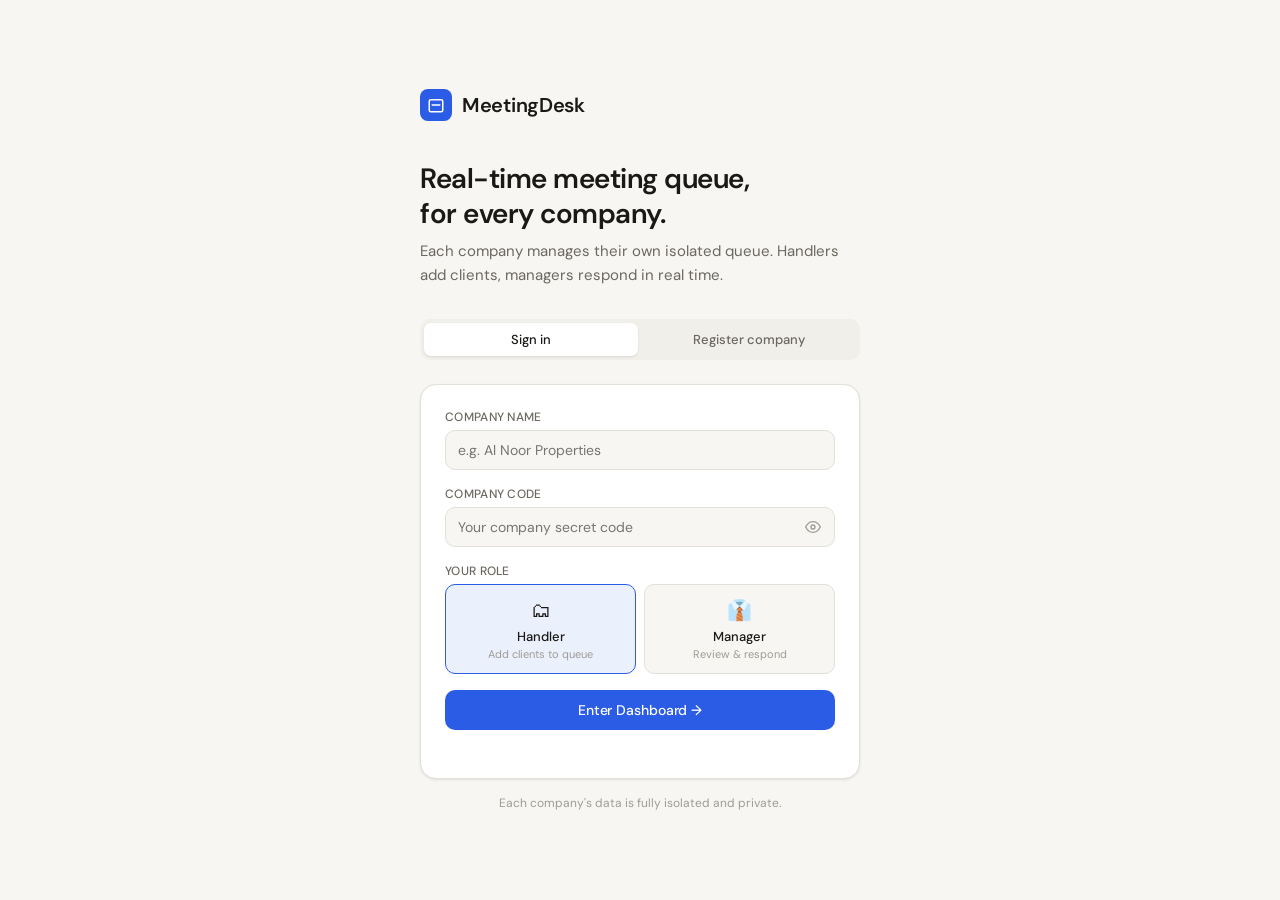
<file: index.html>
<!DOCTYPE html>
<html lang="en">
<head>
  <meta charset="UTF-8">
  <meta name="viewport" content="width=device-width, initial-scale=1.0">
  <link rel="icon" type="image/svg+xml" href="favicon.svg">
  <title>MeetingDesk — Real-time Meeting Queue</title>
  <link rel="preconnect" href="https://fonts.googleapis.com">
  <link rel="preconnect" href="https://fonts.gstatic.com" crossorigin>
  <link href="https://fonts.googleapis.com/css2?family=DM+Sans:wght@300;400;500;600&family=DM+Mono:wght@400;500&display=swap" rel="stylesheet">
  <link rel="stylesheet" href="styles.css">
</head>
<body>

  <!-- ============================================================
       LANDING SCREEN
       ============================================================ -->
  <div class="screen active" id="landing">
    <div style="flex:1; display:flex; align-items:center; justify-content:center; padding:2rem;">
      <div class="landing-wrap">

        <!-- Brand -->
        <div class="brand">
          <div class="brand-dot">
            <svg viewBox="0 0 24 24">
              <path d="M17 11H7a1 1 0 000 2h10a1 1 0 000-2zm2-7H5a3 3 0 00-3
                       3v12a3 3 0 003 3h14a3 3 0 003-3V7a3 3 0 00-3-3zm1 15a1
                       1 0 01-1 1H5a1 1 0 01-1-1V7a1 1 0 011-1h14a1 1 0 011 1z"/>
            </svg>
          </div>
          <span class="brand-name">MeetingDesk</span>
        </div>

        <h1 class="landing-title">Real-time meeting queue,<br>for every company.</h1>
        <p class="landing-sub">
          Each company manages their own isolated queue.
          Handlers add clients, managers respond in real time.
        </p>

        <!-- Tab switcher -->
        <div class="tab-row">
          <button class="tab-btn active" onclick="switchTab('login')">Sign in</button>
          <button class="tab-btn"        onclick="switchTab('register')">Register company</button>
        </div>

        <div class="card">

          <!-- LOGIN PANEL -->
          <div class="tab-panel active" id="panel-login">
            <div class="form-group">
              <label class="form-label" for="login-company">Company name</label>
              <input class="form-input" id="login-company" type="text"
                     placeholder="e.g. Al Noor Properties" autocomplete="organization">
            </div>
            <div class="form-group">
              <label class="form-label" for="login-code">Company code</label>
              <div class="pass-wrap">
                <input class="form-input" id="login-code" type="password"
                       placeholder="Your company secret code" autocomplete="current-password">
                <button type="button" class="eye-btn"
                        onclick="toggleEye('login-code', this)" tabindex="-1"
                        aria-label="Toggle password visibility">
                  <svg viewBox="0 0 24 24" fill="none" stroke="currentColor"
                       stroke-width="2" stroke-linecap="round" stroke-linejoin="round">
                    <path d="M1 12s4-8 11-8 11 8 11 8-4 8-11 8-11-8-11-8z"/>
                    <circle cx="12" cy="12" r="3"/>
                  </svg>
                </button>
              </div>
            </div>
            <div class="form-group">
              <label class="form-label">Your role</label>
              <div class="role-grid">
                <div class="role-card active" id="role-handler" onclick="selectRole('handler')">
                  <div class="role-icon">🗂</div>
                  <div class="role-name">Handler</div>
                  <div class="role-desc">Add clients to queue</div>
                </div>
                <div class="role-card" id="role-manager" onclick="selectRole('manager')">
                  <div class="role-icon">👔</div>
                  <div class="role-name">Manager</div>
                  <div class="role-desc">Review &amp; respond</div>
                </div>
              </div>
            </div>
            <button class="btn-primary" onclick="doLogin()">Enter Dashboard →</button>
            <div class="err-msg" id="login-err" role="alert"></div>
          </div><!-- /panel-login -->

          <!-- REGISTER PANEL -->
          <div class="tab-panel" id="panel-register">
            <div class="form-group">
              <label class="form-label" for="reg-company">Company name</label>
              <input class="form-input" id="reg-company" type="text"
                     placeholder="e.g. Al Noor Properties" autocomplete="organization">
              <div class="form-hint">Must be unique — this is your company identifier.</div>
            </div>
            <div class="form-group">
              <label class="form-label" for="reg-code">Choose a company code</label>
              <div class="pass-wrap">
                <input class="form-input" id="reg-code" type="password"
                       placeholder="Secret code shared with your staff" autocomplete="new-password">
                <button type="button" class="eye-btn"
                        onclick="toggleEye('reg-code', this)" tabindex="-1"
                        aria-label="Toggle password visibility">
                  <svg viewBox="0 0 24 24" fill="none" stroke="currentColor"
                       stroke-width="2" stroke-linecap="round" stroke-linejoin="round">
                    <path d="M1 12s4-8 11-8 11 8 11 8-4 8-11 8-11-8-11-8z"/>
                    <circle cx="12" cy="12" r="3"/>
                  </svg>
                </button>
              </div>
              <div class="form-hint">Share this code only with your handler and manager.</div>
            </div>
            <div class="form-group">
              <label class="form-label" for="reg-code2">Confirm code</label>
              <div class="pass-wrap">
                <input class="form-input" id="reg-code2" type="password"
                       placeholder="Repeat the code" autocomplete="new-password">
                <button type="button" class="eye-btn"
                        onclick="toggleEye('reg-code2', this)" tabindex="-1"
                        aria-label="Toggle password visibility">
                  <svg viewBox="0 0 24 24" fill="none" stroke="currentColor"
                       stroke-width="2" stroke-linecap="round" stroke-linejoin="round">
                    <path d="M1 12s4-8 11-8 11 8 11 8-4 8-11 8-11-8-11-8z"/>
                    <circle cx="12" cy="12" r="3"/>
                  </svg>
                </button>
              </div>
            </div>
            <button class="btn-primary" onclick="doRegister()">Create Company Account →</button>
            <div class="err-msg" id="reg-err" role="alert"></div>
          </div><!-- /panel-register -->

        </div><!-- /card -->

        <p style="text-align:center; font-size:12px; color:var(--text3); margin-top:1rem;">
          Each company's data is fully isolated and private.
        </p>

      </div><!-- /landing-wrap -->
    </div>
  </div><!-- /landing -->


  <!-- ============================================================
       HANDLER DASHBOARD
       ============================================================ -->
  <div class="screen" id="handler-screen">
    <header class="topbar">
      <div class="topbar-left">
        <span class="topbar-brand">MeetingDesk</span>
        <span class="live-badge">
          <span class="live-dot"></span>Live
        </span>
      </div>
      <div class="topbar-right">
        <span class="company-pill">
          <span style="opacity:.6; font-weight:400;">Company:</span>
          <span id="h-company-name"></span>
        </span>
        <span class="role-pill handler">Handler</span>
        <button class="btn-logout" onclick="logout()">Logout</button>
      </div>
    </header>

    <main class="dash-content">
      <!-- Add client form -->
      <section class="add-form-card" aria-label="Add client to queue">
        <div class="card-title">Add client to queue</div>
        <div class="add-row">
          <div class="inline-field">
            <label class="inline-label" for="h-name">Client name</label>
            <input class="inline-input" id="h-name" type="text"
                   placeholder="e.g. Mohamed Fouad" autocomplete="off">
          </div>
          <div class="inline-field">
            <label class="inline-label" for="h-job">Job / unit</label>
            <input class="inline-input" id="h-job" type="text"
                   placeholder="e.g. Property Client — Block A" autocomplete="off">
          </div>
          <button class="btn-add" onclick="addClient()">+ Add</button>
        </div>
      </section>

      <!-- Queue -->
      <section class="queue-card" aria-label="Queue status">
        <div class="queue-header">
          <span class="queue-title">Queue status</span>
          <span class="count-badge" id="h-count">0</span>
        </div>
        <div class="queue-list" id="h-queue"></div>
      </section>
    </main>
  </div><!-- /handler-screen -->


  <!-- ============================================================
       MANAGER DASHBOARD
       ============================================================ -->
  <div class="screen" id="manager-screen">
    <header class="topbar">
      <div class="topbar-left">
        <span class="topbar-brand">MeetingDesk</span>
        <span class="live-badge">
          <span class="live-dot"></span>Live
        </span>
      </div>
      <div class="topbar-right">
        <span class="company-pill">
          <span style="opacity:.6; font-weight:400;">Company:</span>
          <span id="m-company-name"></span>
        </span>
        <span class="role-pill manager">Manager</span>
        <button class="btn-logout" onclick="logout()">Logout</button>
      </div>
    </header>

    <main class="dash-content">
      <section class="queue-card" aria-label="Awaiting meeting list">
        <div class="queue-header">
          <span class="queue-title">Awaiting Meeting List</span>
          <span class="count-badge" id="m-count">0</span>
        </div>
        <div class="queue-list" id="m-queue"></div>
      </section>
    </main>
  </div><!-- /manager-screen -->


  <!-- TOAST -->
  <div class="toast" id="toast" role="status" aria-live="polite"></div>

  <script src="app.js"></script>
</body>
</html>
</file>
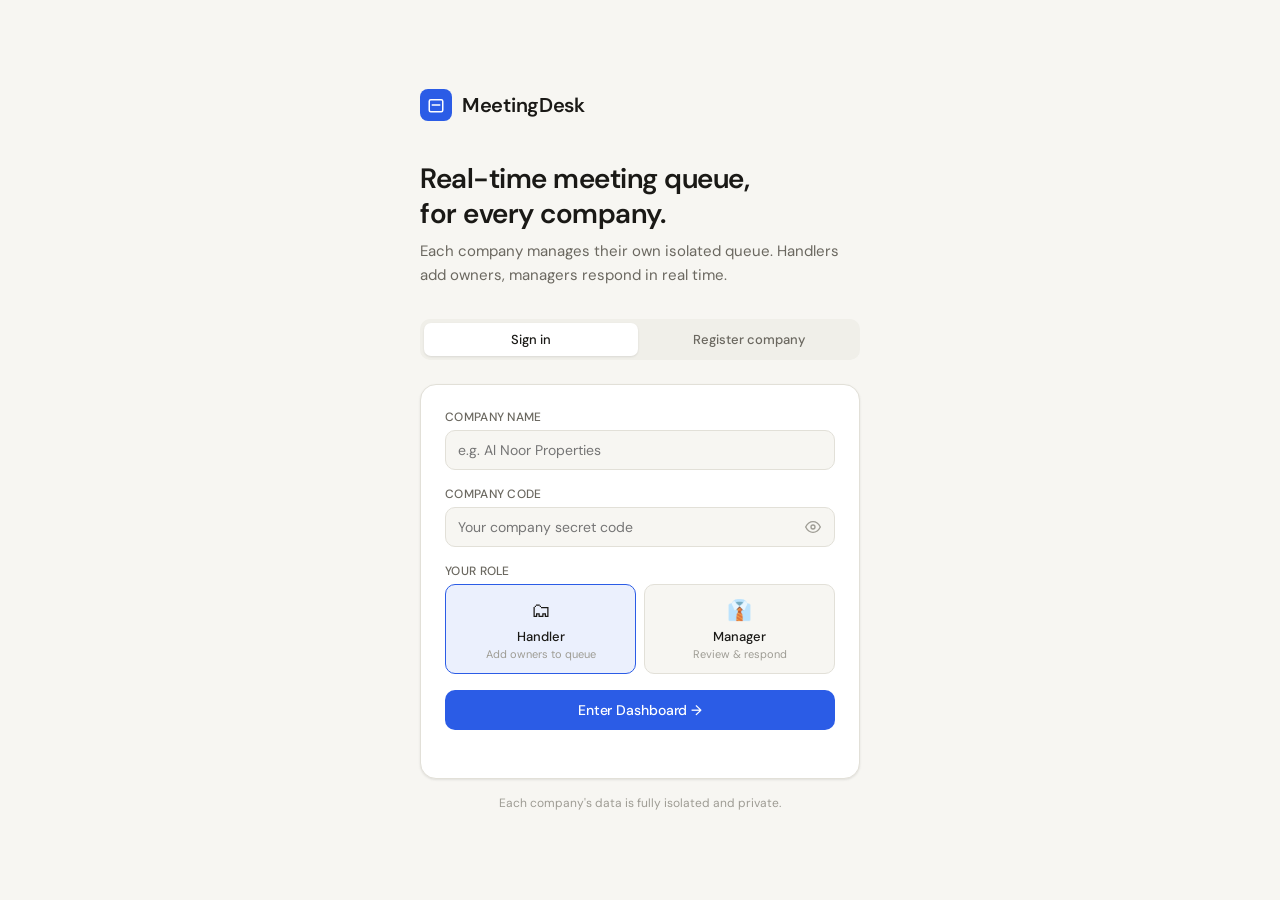
<file: meetingdesk-preview.html>
<!DOCTYPE html>
<html lang="en">
<head>
  <meta charset="UTF-8">
  <meta name="viewport" content="width=device-width, initial-scale=1.0">
  <link rel="icon" type="image/svg+xml" href="[data-uri]">
  <title>MeetingDesk — Real-time Meeting Queue</title>
  <link rel="preconnect" href="https://fonts.googleapis.com">
  <link rel="preconnect" href="https://fonts.gstatic.com" crossorigin>
  <link href="https://fonts.googleapis.com/css2?family=DM+Sans:wght@300;400;500;600&family=DM+Mono:wght@400;500&display=swap" rel="stylesheet">
  <style>
/* ============================================================
   MeetingDesk — styles.css
   Compiled from styles.scss
   ============================================================ */

/* ---- CSS CUSTOM PROPERTIES (mirrors SCSS $vars) ---------- */
:root {
  --bg:           #F7F6F2;
  --surface:      #FFFFFF;
  --surface2:     #F0EFE9;
  --border:       #E2E0D8;
  --border2:      #CCCAB8;
  --text:         #1A1916;
  --text2:        #6B6860;
  --text3:        #9E9C94;
  --blue:         #2B5CE6;
  --blue-light:   #EBF0FD;
  --blue-dark:    #1A3FA3;
  --green:        #1A7A4A;
  --green-light:  #E8F5EE;
  --green-mid:    #A8D9BC;
  --amber:        #B85C00;
  --amber-light:  #FEF3E2;
  --amber-mid:    #F5C97A;
  --red:          #C42B2B;
  --red-light:    #FDECEC;
  --red-mid:      #F0A5A5;
  --radius:       10px;
  --radius-lg:    16px;
  --shadow:       0 1px 3px rgba(0,0,0,.06), 0 1px 2px rgba(0,0,0,.04);
  --shadow-lg:    0 4px 16px rgba(0,0,0,.08), 0 1px 4px rgba(0,0,0,.04);
  --font-sans:    'DM Sans', sans-serif;
  --font-mono:    'DM Mono', monospace;
}

/* ---- ANIMATIONS ------------------------------------------ */
@keyframes pulse {
  0%, 100% { opacity: 1; }
  50%       { opacity: 0.3; }
}

@keyframes slideIn {
  from { opacity: 0; transform: translateY(-6px); }
  to   { opacity: 1; transform: translateY(0); }
}

@keyframes slideOut {
  from { opacity: 1; transform: translateX(0);    max-height: 80px; }
  to   { opacity: 0; transform: translateX(12px); max-height: 0; padding: 0; margin: 0; }
}

@keyframes shake {
  0%, 100% { transform: translateX(0); }
  25%       { transform: translateX(-4px); }
  75%       { transform: translateX(4px); }
}

/* ---- BASE ------------------------------------------------ */
*,
*::before,
*::after { box-sizing: border-box; margin: 0; padding: 0; }

body {
  font-family: var(--font-sans);
  background: var(--bg);
  color: var(--text);
  min-height: 100vh;
}

input,
button,
select { font-family: var(--font-sans); }

/* ---- SCREENS --------------------------------------------- */
.screen {
  display: none;
  min-height: 100vh;
}
.screen.active {
  display: flex;
  flex-direction: column;
}

/* ---- LANDING --------------------------------------------- */
#landing {
  align-items: center;
  justify-content: center;
  padding: 2rem;
}

.landing-wrap {
  width: 100%;
  max-width: 440px;
}

.landing-title {
  font-size: 28px;
  font-weight: 600;
  letter-spacing: -0.5px;
  line-height: 1.25;
  margin-bottom: 0.5rem;
}

.landing-sub {
  font-size: 15px;
  color: var(--text2);
  margin-bottom: 2rem;
  line-height: 1.6;
}

/* ---- BRAND ----------------------------------------------- */
.brand {
  display: flex;
  align-items: center;
  gap: 10px;
  margin-bottom: 2.5rem;
}

.brand-dot {
  width: 32px;
  height: 32px;
  border-radius: 8px;
  background: var(--blue);
  display: flex;
  align-items: center;
  justify-content: center;
}
.brand-dot svg { width: 18px; height: 18px; fill: white; }

.brand-name {
  font-size: 20px;
  font-weight: 600;
  letter-spacing: -0.3px;
}

/* ---- TAB ROW --------------------------------------------- */
.tab-row {
  display: flex;
  align-items: center;
  gap: 4px;
  background: var(--surface2);
  border-radius: var(--radius);
  padding: 4px;
  margin-bottom: 1.5rem;
}

.tab-btn {
  flex: 1;
  padding: 8px;
  font-size: 13px;
  font-weight: 500;
  border: none;
  border-radius: 7px;
  cursor: pointer;
  background: transparent;
  color: var(--text2);
  transition: all 0.15s;
}
.tab-btn.active {
  background: var(--surface);
  color: var(--text);
  box-shadow: var(--shadow);
}

/* ---- CARD ------------------------------------------------ */
.card {
  background: var(--surface);
  border: 1px solid var(--border);
  border-radius: var(--radius-lg);
  padding: 1.5rem;
  box-shadow: var(--shadow);
}

/* ---- FORM ------------------------------------------------ */
.form-group { margin-bottom: 1rem; }

.form-label {
  font-size: 12px;
  font-weight: 500;
  color: var(--text2);
  margin-bottom: 5px;
  display: block;
  letter-spacing: 0.3px;
  text-transform: uppercase;
}

.form-input {
  width: 100%;
  padding: 10px 12px;
  border: 1px solid var(--border);
  border-radius: var(--radius);
  font-size: 14px;
  background: var(--bg);
  color: var(--text);
  outline: none;
  transition: border-color 0.15s;
}
.form-input:focus { border-color: var(--blue); background: white; }
.form-input.error { border-color: var(--red); }

.form-hint {
  font-size: 12px;
  color: var(--text3);
  margin-top: 5px;
}

/* ---- ROLE GRID ------------------------------------------- */
.role-grid {
  display: grid;
  grid-template-columns: 1fr 1fr;
  gap: 8px;
  margin-bottom: 1rem;
}

.role-card {
  border: 1.5px solid var(--border);
  border-radius: var(--radius);
  padding: 12px;
  cursor: pointer;
  transition: all 0.15s;
  text-align: center;
  background: var(--bg);
}
.role-card:hover  { border-color: var(--border2); }
.role-card.active { border-color: var(--blue); background: var(--blue-light); }

.role-icon { font-size: 20px; margin-bottom: 5px; }
.role-name { font-size: 13px; font-weight: 500; }
.role-desc { font-size: 11px; color: var(--text3); margin-top: 2px; }

/* ---- BUTTONS --------------------------------------------- */
.btn-primary {
  width: 100%;
  padding: 11px;
  background: var(--blue);
  color: white;
  border: none;
  border-radius: var(--radius);
  font-size: 14px;
  font-weight: 500;
  cursor: pointer;
  transition: background 0.15s;
  letter-spacing: -0.1px;
}
.btn-primary:hover { background: var(--blue-dark); }

.divider {
  text-align: center;
  color: var(--text3);
  font-size: 12px;
  margin: 1.25rem 0;
  position: relative;
}
.divider::before,
.divider::after {
  content: '';
  position: absolute;
  top: 50%;
  width: 42%;
  height: 1px;
  background: var(--border);
}
.divider::before { left: 0; }
.divider::after  { right: 0; }

.err-msg {
  font-size: 12px;
  color: var(--red);
  margin-top: 8px;
  text-align: center;
  min-height: 16px;
}

/* ---- TAB PANEL ------------------------------------------- */
.tab-panel         { display: none; }
.tab-panel.active  { display: block; }

/* ---- PASSWORD EYE ---------------------------------------- */
.pass-wrap          { position: relative; }
.pass-wrap .form-input { padding-right: 40px; }

.eye-btn {
  position: absolute;
  right: 10px;
  top: 50%;
  transform: translateY(-50%);
  background: none;
  border: none;
  cursor: pointer;
  color: var(--text3);
  padding: 4px;
  display: flex;
  align-items: center;
  transition: color 0.15s;
}
.eye-btn:hover { color: var(--text2); }
.eye-btn svg   { width: 16px; height: 16px; }

/* ---- TOPBAR ---------------------------------------------- */
.topbar {
  background: var(--surface);
  border-bottom: 1px solid var(--border);
  padding: 0 1.25rem;
  height: 54px;
  display: flex;
  align-items: center;
  justify-content: space-between;
  flex-shrink: 0;
}

.topbar-left {
  display: flex;
  align-items: center;
  gap: 10px;
}

.topbar-brand {
  font-size: 15px;
  font-weight: 600;
  letter-spacing: -0.3px;
}

.topbar-right {
  display: flex;
  align-items: center;
  gap: 10px;
}

.live-badge {
  display: flex;
  align-items: center;
  gap: 5px;
  font-size: 11px;
  color: var(--green);
  font-weight: 500;
  background: var(--green-light);
  padding: 3px 8px;
  border-radius: 20px;
}

.live-dot {
  width: 6px;
  height: 6px;
  border-radius: 50%;
  background: var(--green);
  animation: pulse 1.5s infinite;
}

.company-pill {
  background: var(--blue-light);
  color: var(--blue);
  padding: 4px 10px;
  border-radius: 20px;
  font-size: 12px;
  font-weight: 500;
}

.role-pill {
  padding: 4px 10px;
  border-radius: 20px;
  font-size: 12px;
  font-weight: 500;
}
.role-pill.handler { background: #F3F0FF; color: #5B3FD4; }
.role-pill.manager { background: var(--green-light); color: var(--green); }

.btn-logout {
  font-size: 13px;
  color: var(--text2);
  cursor: pointer;
  border: 1px solid var(--border);
  border-radius: var(--radius);
  padding: 5px 12px;
  background: none;
  transition: all 0.15s;
}
.btn-logout:hover { background: var(--surface2); }

/* ---- DASHBOARD CONTENT ----------------------------------- */
.dash-content {
  flex: 1;
  padding: 1.5rem;
  max-width: 800px;
  margin: 0 auto;
  width: 100%;
  display: flex;
  flex-direction: column;
  gap: 1rem;
}

/* ---- ADD FORM CARD --------------------------------------- */
.add-form-card {
  background: var(--surface);
  border: 1px solid var(--border);
  border-radius: var(--radius-lg);
  padding: 1.25rem;
  box-shadow: var(--shadow);
}

.card-title {
  font-size: 13px;
  font-weight: 600;
  color: var(--text2);
  text-transform: uppercase;
  letter-spacing: 0.5px;
  margin-bottom: 1rem;
}

.add-row {
  display: grid;
  grid-template-columns: 1fr 1fr auto;
  gap: 10px;
  align-items: end;
}

.inline-field {
  display: flex;
  flex-direction: column;
  gap: 4px;
}

.inline-label {
  font-size: 11px;
  font-weight: 500;
  color: var(--text3);
  text-transform: uppercase;
  letter-spacing: 0.3px;
}

.inline-input {
  padding: 9px 11px;
  border: 1px solid var(--border);
  border-radius: var(--radius);
  font-size: 13px;
  background: var(--bg);
  color: var(--text);
  outline: none;
  transition: border-color 0.15s;
}
.inline-input:focus { border-color: var(--blue); background: white; }
.inline-input.error { border-color: var(--red); animation: shake 0.3s; }

.btn-add {
  padding: 9px 18px;
  background: var(--blue);
  color: white;
  border: none;
  border-radius: var(--radius);
  font-size: 13px;
  font-weight: 500;
  cursor: pointer;
  white-space: nowrap;
  transition: background 0.15s;
  height: 38px;
}
.btn-add:hover { background: var(--blue-dark); }

/* ---- QUEUE CARD ------------------------------------------ */
.queue-card {
  background: var(--surface);
  border: 1px solid var(--border);
  border-radius: var(--radius-lg);
  padding: 1.25rem;
  box-shadow: var(--shadow);
  flex: 1;
}

.queue-header {
  display: flex;
  align-items: center;
  justify-content: space-between;
  margin-bottom: 1rem;
}

.queue-title {
  font-size: 15px;
  font-weight: 600;
  letter-spacing: -0.2px;
}

.count-badge {
  font-size: 11px;
  font-weight: 600;
  background: var(--surface2);
  color: var(--text2);
  border: 1px solid var(--border);
  border-radius: 20px;
  padding: 2px 9px;
}

.queue-list {
  display: flex;
  flex-direction: column;
  gap: 8px;
}

.empty {
  text-align: center;
  padding: 3rem 1rem;
  color: var(--text3);
  font-size: 14px;
}
.empty-icon { font-size: 32px; margin-bottom: 0.5rem; opacity: 0.4; }

/* ---- CLIENT CARD ----------------------------------------- */
.client-card {
  border-radius: var(--radius);
  padding: 12px 14px;
  border: 1px solid var(--border);
  display: flex;
  align-items: center;
  gap: 12px;
  transition: background 0.35s ease, border-color 0.35s ease;
  animation: slideIn 0.25s ease;
}

.client-card.pending   { background: var(--surface2);    border-color: var(--border); }
.client-card.accepted  { background: var(--green-light); border-color: var(--green-mid); }
.client-card.waiting   { background: var(--amber-light); border-color: var(--amber-mid); }
.client-card.cancelled { background: var(--red-light);   border-color: var(--red-mid); }
.client-card.removing  { animation: slideOut 0.25s ease forwards; overflow: hidden; }

.avatar {
  width: 38px;
  height: 38px;
  border-radius: 50%;
  display: flex;
  align-items: center;
  justify-content: center;
  font-size: 12px;
  font-weight: 600;
  flex-shrink: 0;
  font-family: var(--font-mono);
}

.client-info { flex: 1; min-width: 0; }

.client-name {
  font-size: 14px;
  font-weight: 500;
  color: var(--text);
  white-space: nowrap;
  overflow: hidden;
  text-overflow: ellipsis;
}

.client-job {
  font-size: 12px;
  color: var(--text2);
  margin-top: 1px;
  white-space: nowrap;
  overflow: hidden;
  text-overflow: ellipsis;
}

.client-time {
  display: inline-flex;
  align-items: center;
  gap: 4px;
  margin-top: 4px;
  font-size: 11px;
  font-weight: 500;
  color: var(--text2);
  font-family: var(--font-mono);
  background: var(--surface);
  border: 1px solid var(--border);
  border-radius: 20px;
  padding: 1px 7px;
  width: fit-content;
}
.client-time svg { width: 10px; height: 10px; flex-shrink: 0; }

/* ---- STATUS TAG ------------------------------------------ */
.status-tag {
  font-size: 11px;
  font-weight: 600;
  padding: 3px 9px;
  border-radius: 20px;
  white-space: nowrap;
  letter-spacing: 0.2px;
}
.status-tag.pending   { background: var(--surface);      color: var(--text2);  border: 1px solid var(--border); }
.status-tag.accepted  { background: var(--green-light);  color: var(--green);  border: 1px solid var(--green-mid); }
.status-tag.waiting   { background: var(--amber-light);  color: var(--amber);  border: 1px solid var(--amber-mid); }
.status-tag.cancelled { background: var(--red-light);    color: var(--red);    border: 1px solid var(--red-mid); }

/* ---- ACTION BUTTONS -------------------------------------- */
.action-group {
  display: flex;
  align-items: center;
  gap: 5px;
  flex-shrink: 0;
}

.act-btn {
  padding: 5px 10px;
  border-radius: 7px;
  font-size: 11px;
  font-weight: 600;
  cursor: pointer;
  border: 1px solid;
  transition: all 0.12s;
  letter-spacing: 0.2px;
}

.act-btn.acc { border-color: var(--green-mid); color: var(--green); background: var(--green-light); }
.act-btn.acc:hover { background: var(--green-mid); }

.act-btn.wai { border-color: var(--amber-mid); color: var(--amber); background: var(--amber-light); }
.act-btn.wai:hover { background: var(--amber-mid); }

.act-btn.can { border-color: var(--red-mid); color: var(--red); background: var(--red-light); }
.act-btn.can:hover { background: var(--red-mid); }

.act-btn.rem {
  border-color: var(--border2);
  color: var(--text2);
  background: var(--surface);
  margin-left: 4px;
}
.act-btn.rem:hover { background: var(--red-light); border-color: var(--red-mid); color: var(--red); }
.act-btn.rem svg   { width: 13px; height: 13px; vertical-align: middle; pointer-events: none; }

/* ---- TOAST ----------------------------------------------- */
.toast {
  position: fixed;
  bottom: 1.5rem;
  right: 1.5rem;
  background: var(--text);
  color: white;
  padding: 10px 16px;
  border-radius: var(--radius);
  font-size: 13px;
  font-weight: 500;
  box-shadow: var(--shadow-lg);
  z-index: 999;
  opacity: 0;
  transform: translateY(8px);
  transition: all 0.25s;
  pointer-events: none;
}
.toast.show { opacity: 1; transform: translateY(0); }

/* ---- RESPONSIVE ------------------------------------------ */
@media (max-width: 520px) {
  .add-row                    { grid-template-columns: 1fr; }
  .topbar-right .company-pill { display: none; }
  .action-group               { flex-direction: column; }
}

  </style>
</head>
<body>

  <!-- ============================================================
       LANDING SCREEN
       ============================================================ -->
  <div class="screen active" id="landing">
    <div style="flex:1; display:flex; align-items:center; justify-content:center; padding:2rem;">
      <div class="landing-wrap">

        <!-- Brand -->
        <div class="brand">
          <div class="brand-dot">
            <svg viewBox="0 0 24 24">
              <path d="M17 11H7a1 1 0 000 2h10a1 1 0 000-2zm2-7H5a3 3 0 00-3
                       3v12a3 3 0 003 3h14a3 3 0 003-3V7a3 3 0 00-3-3zm1 15a1
                       1 0 01-1 1H5a1 1 0 01-1-1V7a1 1 0 011-1h14a1 1 0 011 1z"/>
            </svg>
          </div>
          <span class="brand-name">MeetingDesk</span>
        </div>

        <h1 class="landing-title">Real-time meeting queue,<br>for every company.</h1>
        <p class="landing-sub">
          Each company manages their own isolated queue.
          Handlers add owners, managers respond in real time.
        </p>

        <!-- Tab switcher -->
        <div class="tab-row">
          <button class="tab-btn active" onclick="switchTab('login')">Sign in</button>
          <button class="tab-btn"        onclick="switchTab('register')">Register company</button>
        </div>

        <div class="card">

          <!-- LOGIN PANEL -->
          <div class="tab-panel active" id="panel-login">
            <div class="form-group">
              <label class="form-label" for="login-company">Company name</label>
              <input class="form-input" id="login-company" type="text"
                     placeholder="e.g. Al Noor Properties" autocomplete="organization">
            </div>
            <div class="form-group">
              <label class="form-label" for="login-code">Company code</label>
              <div class="pass-wrap">
                <input class="form-input" id="login-code" type="password"
                       placeholder="Your company secret code" autocomplete="current-password">
                <button type="button" class="eye-btn"
                        onclick="toggleEye('login-code', this)" tabindex="-1"
                        aria-label="Toggle password visibility">
                  <svg viewBox="0 0 24 24" fill="none" stroke="currentColor"
                       stroke-width="2" stroke-linecap="round" stroke-linejoin="round">
                    <path d="M1 12s4-8 11-8 11 8 11 8-4 8-11 8-11-8-11-8z"/>
                    <circle cx="12" cy="12" r="3"/>
                  </svg>
                </button>
              </div>
            </div>
            <div class="form-group">
              <label class="form-label">Your role</label>
              <div class="role-grid">
                <div class="role-card active" id="role-handler" onclick="selectRole('handler')">
                  <div class="role-icon">🗂</div>
                  <div class="role-name">Handler</div>
                  <div class="role-desc">Add owners to queue</div>
                </div>
                <div class="role-card" id="role-manager" onclick="selectRole('manager')">
                  <div class="role-icon">👔</div>
                  <div class="role-name">Manager</div>
                  <div class="role-desc">Review &amp; respond</div>
                </div>
              </div>
            </div>
            <button class="btn-primary" onclick="doLogin()">Enter Dashboard →</button>
            <div class="err-msg" id="login-err" role="alert"></div>
          </div><!-- /panel-login -->

          <!-- REGISTER PANEL -->
          <div class="tab-panel" id="panel-register">
            <div class="form-group">
              <label class="form-label" for="reg-company">Company name</label>
              <input class="form-input" id="reg-company" type="text"
                     placeholder="e.g. Al Noor Properties" autocomplete="organization">
              <div class="form-hint">Must be unique — this is your company identifier.</div>
            </div>
            <div class="form-group">
              <label class="form-label" for="reg-code">Choose a company code</label>
              <div class="pass-wrap">
                <input class="form-input" id="reg-code" type="password"
                       placeholder="Secret code shared with your staff" autocomplete="new-password">
                <button type="button" class="eye-btn"
                        onclick="toggleEye('reg-code', this)" tabindex="-1"
                        aria-label="Toggle password visibility">
                  <svg viewBox="0 0 24 24" fill="none" stroke="currentColor"
                       stroke-width="2" stroke-linecap="round" stroke-linejoin="round">
                    <path d="M1 12s4-8 11-8 11 8 11 8-4 8-11 8-11-8-11-8z"/>
                    <circle cx="12" cy="12" r="3"/>
                  </svg>
                </button>
              </div>
              <div class="form-hint">Share this code only with your handler and manager.</div>
            </div>
            <div class="form-group">
              <label class="form-label" for="reg-code2">Confirm code</label>
              <div class="pass-wrap">
                <input class="form-input" id="reg-code2" type="password"
                       placeholder="Repeat the code" autocomplete="new-password">
                <button type="button" class="eye-btn"
                        onclick="toggleEye('reg-code2', this)" tabindex="-1"
                        aria-label="Toggle password visibility">
                  <svg viewBox="0 0 24 24" fill="none" stroke="currentColor"
                       stroke-width="2" stroke-linecap="round" stroke-linejoin="round">
                    <path d="M1 12s4-8 11-8 11 8 11 8-4 8-11 8-11-8-11-8z"/>
                    <circle cx="12" cy="12" r="3"/>
                  </svg>
                </button>
              </div>
            </div>
            <button class="btn-primary" onclick="doRegister()">Create Company Account →</button>
            <div class="err-msg" id="reg-err" role="alert"></div>
          </div><!-- /panel-register -->

        </div><!-- /card -->

        <p style="text-align:center; font-size:12px; color:var(--text3); margin-top:1rem;">
          Each company's data is fully isolated and private.
        </p>

      </div><!-- /landing-wrap -->
    </div>
  </div><!-- /landing -->


  <!-- ============================================================
       HANDLER DASHBOARD
       ============================================================ -->
  <div class="screen" id="handler-screen">
    <header class="topbar">
      <div class="topbar-left">
        <span class="topbar-brand">MeetingDesk</span>
        <span class="live-badge">
          <span class="live-dot"></span>Live
        </span>
      </div>
      <div class="topbar-right">
        <span class="company-pill">
          <span style="opacity:.6; font-weight:400;">Company:</span>
          <span id="h-company-name"></span>
        </span>
        <span class="role-pill handler">Handler</span>
        <button class="btn-logout" onclick="logout()">Logout</button>
      </div>
    </header>

    <main class="dash-content">
      <!-- Add client form -->
      <section class="add-form-card" aria-label="Add client to queue">
        <div class="card-title">Add client to queue</div>
        <div class="add-row">
          <div class="inline-field">
            <label class="inline-label" for="h-name">Client name</label>
            <input class="inline-input" id="h-name" type="text"
                   placeholder="e.g. Mohamed Fouad" autocomplete="off">
          </div>
          <div class="inline-field">
            <label class="inline-label" for="h-job">Job / unit</label>
            <input class="inline-input" id="h-job" type="text"
                   placeholder="e.g. Property Client — Block A" autocomplete="off">
          </div>
          <button class="btn-add" onclick="addClient()">+ Add</button>
        </div>
      </section>

      <!-- Queue -->
      <section class="queue-card" aria-label="Queue status">
        <div class="queue-header">
          <span class="queue-title">Queue status</span>
          <span class="count-badge" id="h-count">0</span>
        </div>
        <div class="queue-list" id="h-queue"></div>
      </section>
    </main>
  </div><!-- /handler-screen -->


  <!-- ============================================================
       MANAGER DASHBOARD
       ============================================================ -->
  <div class="screen" id="manager-screen">
    <header class="topbar">
      <div class="topbar-left">
        <span class="topbar-brand">MeetingDesk</span>
        <span class="live-badge">
          <span class="live-dot"></span>Live
        </span>
      </div>
      <div class="topbar-right">
        <span class="company-pill">
          <span style="opacity:.6; font-weight:400;">Company:</span>
          <span id="m-company-name"></span>
        </span>
        <span class="role-pill manager">Manager</span>
        <button class="btn-logout" onclick="logout()">Logout</button>
      </div>
    </header>

    <main class="dash-content">
      <section class="queue-card" aria-label="Awaiting meeting list">
        <div class="queue-header">
          <span class="queue-title">Awaiting Meeting List</span>
          <span class="count-badge" id="m-count">0</span>
        </div>
        <div class="queue-list" id="m-queue"></div>
      </section>
    </main>
  </div><!-- /manager-screen -->


  <!-- TOAST -->
  <div class="toast" id="toast" role="status" aria-live="polite"></div>

  <script>
// ============================================================
// MeetingDesk — app.js
// ============================================================

// ===================== STATE =====================
const DB_KEY    = 'meetingdesk_tenants';
const OWNERS_KEY = 'meetingdesk_owners';
let session = null; // { tenantId, companyName, role }

const AVATAR_PALETTES = [
  ['#EBF0FD', '#1A3FA3'],
  ['#E8F5EE', '#1A7A4A'],
  ['#FEF3E2', '#B85C00'],
  ['#F3F0FF', '#5B3FD4'],
  ['#FDEEF5', '#A0346B'],
  ['#E8F5FF', '#1A5FA3'],
];

// ===================== PASSWORD EYE TOGGLE =====================
function toggleEye(inputId, btn) {
  const inp  = document.getElementById(inputId);
  const show = inp.type === 'password';
  inp.type   = show ? 'text' : 'password';
  btn.innerHTML = show
    ? `<svg viewBox="0 0 24 24" fill="none" stroke="currentColor" stroke-width="2"
         stroke-linecap="round" stroke-linejoin="round">
         <path d="M17.94 17.94A10.07 10.07 0 0112 20c-7 0-11-8-11-8
                  a18.45 18.45 0 015.06-5.94"/>
         <path d="M9.9 4.24A9.12 9.12 0 0112 4c7 0 11 8 11 8
                  a18.5 18.5 0 01-2.16 3.19"/>
         <line x1="1" y1="1" x2="23" y2="23"/>
       </svg>`
    : `<svg viewBox="0 0 24 24" fill="none" stroke="currentColor" stroke-width="2"
         stroke-linecap="round" stroke-linejoin="round">
         <path d="M1 12s4-8 11-8 11 8 11 8-4 8-11 8-11-8-11-8z"/>
         <circle cx="12" cy="12" r="3"/>
       </svg>`;
}

// ===================== SOUND NOTIFICATIONS =====================
let audioCtx = null;

function getAudioCtx() {
  if (!audioCtx) audioCtx = new (window.AudioContext || window.webkitAudioContext)();
  return audioCtx;
}

function playTone(freq, type, duration, gain) {
  try {
    const ctx = getAudioCtx();
    const osc = ctx.createOscillator();
    const vol = ctx.createGain();
    osc.connect(vol);
    vol.connect(ctx.destination);
    osc.type = type;
    osc.frequency.setValueAtTime(freq, ctx.currentTime);
    vol.gain.setValueAtTime(gain, ctx.currentTime);
    vol.gain.exponentialRampToValueAtTime(0.001, ctx.currentTime + duration);
    osc.start(ctx.currentTime);
    osc.stop(ctx.currentTime + duration);
  } catch (e) { /* silently ignore */ }
}

function playSound(event) {
  if (event === 'accepted') {
    playTone(880,  'sine',     0.18, 0.18);
    setTimeout(() => playTone(1100, 'sine', 0.25, 0.14), 100);
  } else if (event === 'waiting') {
    playTone(600,  'sine',     0.25, 0.12);
  } else if (event === 'cancelled') {
    playTone(320,  'triangle', 0.28, 0.13);
    setTimeout(() => playTone(240, 'triangle', 0.22, 0.09), 120);
  } else if (event === 'add') {
    playTone(750,  'sine',     0.12, 0.10);
  }
}

// ===================== STORAGE HELPERS =====================
function getTenants()    { return JSON.parse(localStorage.getItem(DB_KEY)     || '[]'); }
function saveTenants(t)  { localStorage.setItem(DB_KEY,     JSON.stringify(t)); }
function getOwners()     { return JSON.parse(localStorage.getItem(OWNERS_KEY) || '[]'); }
function saveOwners(o)   { localStorage.setItem(OWNERS_KEY, JSON.stringify(o)); }

function tenantClients() {
  return getOwners().filter(o => o.tenantId === session.tenantId);
}

// ===================== REAL-TIME SYNC (BroadcastChannel) =====================
const channel = new BroadcastChannel('meetingdesk_sync');

channel.onmessage = (e) => {
  if (!session) return;
  if (e.data.tenantId !== session.tenantId) return;

  if (e.data.type === 'remove') {
    const cards = document.querySelectorAll(`.client-card[data-id="${e.data.id}"]`);
    cards.forEach(card => card.classList.add('removing'));
    setTimeout(() => { renderQueues(); }, 250);
    if (session.role === 'handler') showToast(`${e.data.name} removed from queue.`);
    return;
  }

  renderQueues();

  if (e.data.type === 'status' && session.role === 'handler') {
    const map = { accepted: '✅ Accepted', waiting: '⏳ Waiting', cancelled: '❌ Cancelled' };
    showToast(`Manager updated: ${e.data.name} → ${map[e.data.status] || e.data.status}`);
    playSound(e.data.status);
  }
  if (e.data.type === 'add' && session.role === 'manager') {
    showToast(`New client added: ${e.data.name}`);
    playSound('add');
  }
};

function broadcast(data) {
  channel.postMessage({ ...data, tenantId: session.tenantId });
}

// ===================== UI HELPERS =====================
function showScreen(id) {
  document.querySelectorAll('.screen').forEach(s => s.classList.remove('active'));
  document.getElementById(id).classList.add('active');
}

function switchTab(tab) {
  document.querySelectorAll('.tab-btn').forEach((b, i) =>
    b.classList.toggle('active', (i === 0 && tab === 'login') || (i === 1 && tab === 'register'))
  );
  document.getElementById('panel-login').classList.toggle('active',    tab === 'login');
  document.getElementById('panel-register').classList.toggle('active', tab === 'register');
}

function selectRole(role) {
  document.getElementById('role-handler').classList.toggle('active', role === 'handler');
  document.getElementById('role-manager').classList.toggle('active', role === 'manager');
}

function showToast(msg) {
  const t = document.getElementById('toast');
  t.textContent = msg;
  t.classList.add('show');
  setTimeout(() => t.classList.remove('show'), 3000);
}

function getSelectedRole() {
  return document.getElementById('role-handler').classList.contains('active') ? 'handler' : 'manager';
}

function initials(name) {
  return name.trim().split(' ').map(w => w[0] || '').join('').toUpperCase().slice(0, 2) || '??';
}

function clockTime(ts) {
  const d = new Date(ts);
  const h = d.getHours().toString().padStart(2, '0');
  const m = d.getMinutes().toString().padStart(2, '0');
  return `${h}:${m}`;
}

function timeAgo(ts) {
  const diff = Math.floor((Date.now() - ts) / 1000);
  if (diff < 60)    return 'just now';
  if (diff < 3600)  return `${Math.floor(diff / 60)}m ago`;
  if (diff < 86400) return `${Math.floor(diff / 3600)}h ago`;
  return `${Math.floor(diff / 86400)}d ago`;
}

// ===================== AUTH =====================
function hashCode(str) {
  let h = 0;
  for (let i = 0; i < str.length; i++) h = (Math.imul(31, h) + str.charCodeAt(i)) | 0;
  return h.toString(16);
}

function doRegister() {
  const company = document.getElementById('reg-company').value.trim();
  const code    = document.getElementById('reg-code').value;
  const code2   = document.getElementById('reg-code2').value;
  const err     = document.getElementById('reg-err');
  err.textContent = '';

  if (!company)          { err.textContent = 'Company name is required.';        return; }
  if (code.length < 4)   { err.textContent = 'Code must be at least 4 characters.'; return; }
  if (code !== code2)    { err.textContent = 'Codes do not match.';              return; }

  const tenants = getTenants();
  if (tenants.find(t => t.name.toLowerCase() === company.toLowerCase())) {
    err.textContent = 'A company with this name already exists.'; return;
  }

  const tenant = { id: crypto.randomUUID(), name: company, codeHash: hashCode(code) };
  tenants.push(tenant);
  saveTenants(tenants);

  showToast('Company registered! You can now sign in.');
  switchTab('login');
  document.getElementById('login-company').value = company;
}

function doLogin() {
  const company = document.getElementById('login-company').value.trim();
  const code    = document.getElementById('login-code').value;
  const role    = getSelectedRole();
  const err     = document.getElementById('login-err');
  err.textContent = '';

  if (!company || !code) { err.textContent = 'Please fill in all fields.'; return; }

  const tenants = getTenants();
  const tenant  = tenants.find(t => t.name.toLowerCase() === company.toLowerCase());
  if (!tenant || tenant.codeHash !== hashCode(code)) {
    err.textContent = 'Company not found or incorrect code.'; return;
  }

  session = { tenantId: tenant.id, companyName: tenant.name, role };
  sessionStorage.setItem('mds_session', JSON.stringify(session));
  enterDashboard();
}

function logout() {
  session = null;
  sessionStorage.removeItem('mds_session');
  showScreen('landing');
}

function enterDashboard() {
  if (session.role === 'handler') {
    document.getElementById('h-company-name').textContent = session.companyName;
    showScreen('handler-screen');
  } else {
    document.getElementById('m-company-name').textContent = session.companyName;
    showScreen('manager-screen');
  }
  renderQueues();
}

// ===================== QUEUE =====================
function addClient() {
  const nameEl = document.getElementById('h-name');
  const jobEl  = document.getElementById('h-job');
  const name   = nameEl.value.trim();
  const job    = jobEl.value.trim();

  if (!name || !job) {
    if (!name) nameEl.classList.add('error');
    if (!job)  jobEl.classList.add('error');
    setTimeout(() => { nameEl.classList.remove('error'); jobEl.classList.remove('error'); }, 800);
    return;
  }

  const owners = getOwners();
  const owner  = {
    id: crypto.randomUUID(),
    tenantId: session.tenantId,
    name,
    job,
    status: 'pending',
    createdAt: Date.now(),
  };
  owners.push(owner);
  saveOwners(owners);

  nameEl.value = '';
  jobEl.value  = '';
  renderQueues();
  broadcast({ type: 'add', name });
  showToast(`${name} added to queue.`);
  playSound('add');
}

function setStatus(id, status, name) {
  const owners = getOwners();
  const o = owners.find(x => x.id === id);
  if (o) o.status = status;
  saveOwners(owners);
  renderQueues();
  broadcast({ type: 'status', id, status, name });
  playSound(status);
}

function removeClient(id, name) {
  const cards = document.querySelectorAll(`.client-card[data-id="${id}"]`);
  cards.forEach(card => card.classList.add('removing'));

  setTimeout(() => {
    const owners = getOwners().filter(o => o.id !== id);
    saveOwners(owners);
    renderQueues();
    broadcast({ type: 'remove', id, name });
    showToast(`${name} removed from queue.`);
  }, 250);
}

function avatarStyle(idx) {
  const [bg, color] = AVATAR_PALETTES[idx % AVATAR_PALETTES.length];
  return `background:${bg}; color:${color};`;
}

const statusLabels  = { pending: 'Pending', accepted: 'Accepted', waiting: 'Waiting', cancelled: 'Cancelled' };
const STATUS_CLASSES = ['pending', 'accepted', 'waiting', 'cancelled'];

function createCardEl(o, idx, showActions) {
  const safeName = o.name.replace(/'/g, "\\'");
  const el = document.createElement('div');
  el.className  = `client-card ${o.status}`;
  el.dataset.id = o.id;

  el.innerHTML = `
    <div class="avatar" style="${avatarStyle(idx)}">${initials(o.name)}</div>
    <div class="client-info">
      <div class="client-name">${o.name}</div>
      <div class="client-job">${o.job}</div>
      <div class="client-time" data-ts="${o.createdAt}">
        <svg viewBox="0 0 24 24" fill="none" stroke="currentColor" stroke-width="2"
             stroke-linecap="round" stroke-linejoin="round">
          <circle cx="12" cy="12" r="10"/>
          <polyline points="12 6 12 12 16 14"/>
        </svg>
        Arrived ${clockTime(o.createdAt)} &middot; <span class="ago-label">${timeAgo(o.createdAt)}</span>
      </div>
    </div>
    <div style="display:flex;flex-direction:column;align-items:center;gap:3px;flex-shrink:0;">
      <span style="font-size:10px;font-weight:600;text-transform:uppercase;letter-spacing:0.4px;color:var(--text3);">Status</span>
      <span class="status-tag ${o.status}">${statusLabels[o.status]}</span>
    </div>
    ${showActions ? `
    <div class="action-group">
      <button class="act-btn acc" onclick="setStatus('${o.id}','accepted','${safeName}')">Accept</button>
      <button class="act-btn wai" onclick="setStatus('${o.id}','waiting','${safeName}')">Wait</button>
      <button class="act-btn can" onclick="setStatus('${o.id}','cancelled','${safeName}')">Cancel</button>
      <button class="act-btn rem" title="Remove" onclick="removeClient('${o.id}','${safeName}')">
        <svg viewBox="0 0 24 24" fill="none" stroke="currentColor" stroke-width="2"
             stroke-linecap="round" stroke-linejoin="round">
          <polyline points="3 6 5 6 21 6"/>
          <path d="M19 6l-1 14a2 2 0 01-2 2H8a2 2 0 01-2-2L5 6"/>
          <path d="M10 11v6M14 11v6"/>
          <path d="M9 6V4h6v2"/>
        </svg>
      </button>
    </div>` : `
    <button class="act-btn rem" title="Remove" onclick="removeClient('${o.id}','${safeName}')">
      <svg viewBox="0 0 24 24" fill="none" stroke="currentColor" stroke-width="2"
           stroke-linecap="round" stroke-linejoin="round">
        <polyline points="3 6 5 6 21 6"/>
        <path d="M19 6l-1 14a2 2 0 01-2 2H8a2 2 0 01-2-2L5 6"/>
        <path d="M10 11v6M14 11v6"/>
        <path d="M9 6V4h6v2"/>
      </svg>
    </button>
    `}
  `;
  return el;
}

function updateCardEl(el, o) {
  STATUS_CLASSES.forEach(s => el.classList.remove(s));
  el.classList.add(o.status);
  const tag = el.querySelector('.status-tag');
  if (tag) {
    tag.className   = `status-tag ${o.status}`;
    tag.textContent = statusLabels[o.status];
  }
}

function renderQueue(containerId, countId, showActions) {
  const el  = document.getElementById(containerId);
  const cnt = document.getElementById(countId);
  if (!el) return;

  const owners = tenantClients();
  cnt.textContent = owners.length;

  if (owners.length === 0) {
    el.innerHTML = `<div class="empty"><div class="empty-icon">📋</div>No clients in queue yet.</div>`;
    return;
  }

  // Remove stale empty state if present
  const emptyEl = el.querySelector('.empty');
  if (emptyEl) el.innerHTML = '';

  // Build a map of existing DOM cards by owner id
  const existing = {};
  el.querySelectorAll('.client-card[data-id]').forEach(c => { existing[c.dataset.id] = c; });

  const seen = new Set();
  owners.forEach((o, idx) => {
    seen.add(o.id);
    if (existing[o.id]) {
      updateCardEl(existing[o.id], o);
    } else {
      el.appendChild(createCardEl(o, idx, showActions));
    }
  });

  // Remove cards for owners that no longer exist
  Object.keys(existing).forEach(id => {
    if (!seen.has(id)) existing[id].remove();
  });
}

function renderQueues() {
  if (!session) return;
  renderQueue('h-queue', 'h-count', false);
  renderQueue('m-queue', 'm-count', true);
}

// ===================== INIT =====================
// Restore session on reload
const saved = sessionStorage.getItem('mds_session');
if (saved) {
  session = JSON.parse(saved);
  enterDashboard();
}

// Enter key support
document.addEventListener('keydown', e => {
  if (e.key === 'Enter') {
    if (document.getElementById('panel-login').classList.contains('active'))    doLogin();
    else if (document.getElementById('panel-register').classList.contains('active')) doRegister();
  }
  if (e.key === 'Enter' && session?.role === 'handler') addClient();
});

// Auto-refresh relative time labels every 60s
setInterval(() => {
  if (!session) return;
  document.querySelectorAll('.client-time[data-ts]').forEach(el => {
    const ago = el.querySelector('.ago-label');
    if (ago) ago.textContent = timeAgo(Number(el.dataset.ts));
  });
}, 60_000);

// Listen for localStorage changes from other tabs
window.addEventListener('storage', e => {
  if (e.key === OWNERS_KEY && session) renderQueues();
});

  </script>
</body>
</html>
</file>
<file: styles.css>
/* ============================================================
   MeetingDesk — styles.css
   Compiled from styles.scss
   ============================================================ */

/* ---- CSS CUSTOM PROPERTIES (mirrors SCSS $vars) ---------- */
:root {
  --bg:           #F7F6F2;
  --surface:      #FFFFFF;
  --surface2:     #F0EFE9;
  --border:       #E2E0D8;
  --border2:      #CCCAB8;
  --text:         #1A1916;
  --text2:        #6B6860;
  --text3:        #9E9C94;
  --blue:         #2B5CE6;
  --blue-light:   #EBF0FD;
  --blue-dark:    #1A3FA3;
  --green:        #1A7A4A;
  --green-light:  #E8F5EE;
  --green-mid:    #A8D9BC;
  --amber:        #B85C00;
  --amber-light:  #FEF3E2;
  --amber-mid:    #F5C97A;
  --red:          #C42B2B;
  --red-light:    #FDECEC;
  --red-mid:      #F0A5A5;
  --radius:       10px;
  --radius-lg:    16px;
  --shadow:       0 1px 3px rgba(0,0,0,.06), 0 1px 2px rgba(0,0,0,.04);
  --shadow-lg:    0 4px 16px rgba(0,0,0,.08), 0 1px 4px rgba(0,0,0,.04);
  --font-sans:    'DM Sans', sans-serif;
  --font-mono:    'DM Mono', monospace;
}

/* ---- ANIMATIONS ------------------------------------------ */
@keyframes pulse {
  0%, 100% { opacity: 1; }
  50%       { opacity: 0.3; }
}

@keyframes slideIn {
  from { opacity: 0; transform: translateY(-6px); }
  to   { opacity: 1; transform: translateY(0); }
}

@keyframes slideOut {
  from { opacity: 1; transform: translateX(0);    max-height: 80px; }
  to   { opacity: 0; transform: translateX(12px); max-height: 0; padding: 0; margin: 0; }
}

@keyframes shake {
  0%, 100% { transform: translateX(0); }
  25%       { transform: translateX(-4px); }
  75%       { transform: translateX(4px); }
}

/* ---- BASE ------------------------------------------------ */
*,
*::before,
*::after { box-sizing: border-box; margin: 0; padding: 0; }

body {
  font-family: var(--font-sans);
  background: var(--bg);
  color: var(--text);
  min-height: 100vh;
}

input,
button,
select { font-family: var(--font-sans); }

/* ---- SCREENS --------------------------------------------- */
.screen {
  display: none;
  min-height: 100vh;
}
.screen.active {
  display: flex;
  flex-direction: column;
}

/* ---- LANDING --------------------------------------------- */
#landing {
  align-items: center;
  justify-content: center;
  padding: 2rem;
}

.landing-wrap {
  width: 100%;
  max-width: 440px;
}

.landing-title {
  font-size: 28px;
  font-weight: 600;
  letter-spacing: -0.5px;
  line-height: 1.25;
  margin-bottom: 0.5rem;
}

.landing-sub {
  font-size: 15px;
  color: var(--text2);
  margin-bottom: 2rem;
  line-height: 1.6;
}

/* ---- BRAND ----------------------------------------------- */
.brand {
  display: flex;
  align-items: center;
  gap: 10px;
  margin-bottom: 2.5rem;
}

.brand-dot {
  width: 32px;
  height: 32px;
  border-radius: 8px;
  background: var(--blue);
  display: flex;
  align-items: center;
  justify-content: center;
}
.brand-dot svg { width: 18px; height: 18px; fill: white; }

.brand-name {
  font-size: 20px;
  font-weight: 600;
  letter-spacing: -0.3px;
}

/* ---- TAB ROW --------------------------------------------- */
.tab-row {
  display: flex;
  align-items: center;
  gap: 4px;
  background: var(--surface2);
  border-radius: var(--radius);
  padding: 4px;
  margin-bottom: 1.5rem;
}

.tab-btn {
  flex: 1;
  padding: 8px;
  font-size: 13px;
  font-weight: 500;
  border: none;
  border-radius: 7px;
  cursor: pointer;
  background: transparent;
  color: var(--text2);
  transition: all 0.15s;
}
.tab-btn.active {
  background: var(--surface);
  color: var(--text);
  box-shadow: var(--shadow);
}

/* ---- CARD ------------------------------------------------ */
.card {
  background: var(--surface);
  border: 1px solid var(--border);
  border-radius: var(--radius-lg);
  padding: 1.5rem;
  box-shadow: var(--shadow);
}

/* ---- FORM ------------------------------------------------ */
.form-group { margin-bottom: 1rem; }

.form-label {
  font-size: 12px;
  font-weight: 500;
  color: var(--text2);
  margin-bottom: 5px;
  display: block;
  letter-spacing: 0.3px;
  text-transform: uppercase;
}

.form-input {
  width: 100%;
  padding: 10px 12px;
  border: 1px solid var(--border);
  border-radius: var(--radius);
  font-size: 14px;
  background: var(--bg);
  color: var(--text);
  outline: none;
  transition: border-color 0.15s;
}
.form-input:focus { border-color: var(--blue); background: white; }
.form-input.error { border-color: var(--red); }

.form-hint {
  font-size: 12px;
  color: var(--text3);
  margin-top: 5px;
}

/* ---- ROLE GRID ------------------------------------------- */
.role-grid {
  display: grid;
  grid-template-columns: 1fr 1fr;
  gap: 8px;
  margin-bottom: 1rem;
}

.role-card {
  border: 1.5px solid var(--border);
  border-radius: var(--radius);
  padding: 12px;
  cursor: pointer;
  transition: all 0.15s;
  text-align: center;
  background: var(--bg);
}
.role-card:hover  { border-color: var(--border2); }
.role-card.active { border-color: var(--blue); background: var(--blue-light); }

.role-icon { font-size: 20px; margin-bottom: 5px; }
.role-name { font-size: 13px; font-weight: 500; }
.role-desc { font-size: 11px; color: var(--text3); margin-top: 2px; }

/* ---- BUTTONS --------------------------------------------- */
.btn-primary {
  width: 100%;
  padding: 11px;
  background: var(--blue);
  color: white;
  border: none;
  border-radius: var(--radius);
  font-size: 14px;
  font-weight: 500;
  cursor: pointer;
  transition: background 0.15s;
  letter-spacing: -0.1px;
}
.btn-primary:hover { background: var(--blue-dark); }

.divider {
  text-align: center;
  color: var(--text3);
  font-size: 12px;
  margin: 1.25rem 0;
  position: relative;
}
.divider::before,
.divider::after {
  content: '';
  position: absolute;
  top: 50%;
  width: 42%;
  height: 1px;
  background: var(--border);
}
.divider::before { left: 0; }
.divider::after  { right: 0; }

.err-msg {
  font-size: 12px;
  color: var(--red);
  margin-top: 8px;
  text-align: center;
  min-height: 16px;
}

/* ---- TAB PANEL ------------------------------------------- */
.tab-panel         { display: none; }
.tab-panel.active  { display: block; }

/* ---- PASSWORD EYE ---------------------------------------- */
.pass-wrap          { position: relative; }
.pass-wrap .form-input { padding-right: 40px; }

.eye-btn {
  position: absolute;
  right: 10px;
  top: 50%;
  transform: translateY(-50%);
  background: none;
  border: none;
  cursor: pointer;
  color: var(--text3);
  padding: 4px;
  display: flex;
  align-items: center;
  transition: color 0.15s;
}
.eye-btn:hover { color: var(--text2); }
.eye-btn svg   { width: 16px; height: 16px; }

/* ---- TOPBAR ---------------------------------------------- */
.topbar {
  background: var(--surface);
  border-bottom: 1px solid var(--border);
  padding: 0 1.25rem;
  height: 54px;
  display: flex;
  align-items: center;
  justify-content: space-between;
  flex-shrink: 0;
}

.topbar-left {
  display: flex;
  align-items: center;
  gap: 10px;
}

.topbar-brand {
  font-size: 15px;
  font-weight: 600;
  letter-spacing: -0.3px;
}

.topbar-right {
  display: flex;
  align-items: center;
  gap: 10px;
}

.live-badge {
  display: flex;
  align-items: center;
  gap: 5px;
  font-size: 11px;
  color: var(--green);
  font-weight: 500;
  background: var(--green-light);
  padding: 3px 8px;
  border-radius: 20px;
}

.live-dot {
  width: 6px;
  height: 6px;
  border-radius: 50%;
  background: var(--green);
  animation: pulse 1.5s infinite;
}

.company-pill {
  background: var(--blue-light);
  color: var(--blue);
  padding: 4px 10px;
  border-radius: 20px;
  font-size: 12px;
  font-weight: 500;
}

.role-pill {
  padding: 4px 10px;
  border-radius: 20px;
  font-size: 12px;
  font-weight: 500;
}
.role-pill.handler { background: #F3F0FF; color: #5B3FD4; }
.role-pill.manager { background: var(--green-light); color: var(--green); }

.btn-logout {
  font-size: 13px;
  color: var(--text2);
  cursor: pointer;
  border: 1px solid var(--border);
  border-radius: var(--radius);
  padding: 5px 12px;
  background: none;
  transition: all 0.15s;
}
.btn-logout:hover { background: var(--surface2); }

/* ---- DASHBOARD CONTENT ----------------------------------- */
.dash-content {
  flex: 1;
  padding: 1.5rem;
  max-width: 800px;
  margin: 0 auto;
  width: 100%;
  display: flex;
  flex-direction: column;
  gap: 1rem;
}

/* ---- ADD FORM CARD --------------------------------------- */
.add-form-card {
  background: var(--surface);
  border: 1px solid var(--border);
  border-radius: var(--radius-lg);
  padding: 1.25rem;
  box-shadow: var(--shadow);
}

.card-title {
  font-size: 13px;
  font-weight: 600;
  color: var(--text2);
  text-transform: uppercase;
  letter-spacing: 0.5px;
  margin-bottom: 1rem;
}

.add-row {
  display: grid;
  grid-template-columns: 1fr 1fr auto;
  gap: 10px;
  align-items: end;
}

.inline-field {
  display: flex;
  flex-direction: column;
  gap: 4px;
}

.inline-label {
  font-size: 11px;
  font-weight: 500;
  color: var(--text3);
  text-transform: uppercase;
  letter-spacing: 0.3px;
}

.inline-input {
  padding: 9px 11px;
  border: 1px solid var(--border);
  border-radius: var(--radius);
  font-size: 13px;
  background: var(--bg);
  color: var(--text);
  outline: none;
  transition: border-color 0.15s;
}
.inline-input:focus { border-color: var(--blue); background: white; }
.inline-input.error { border-color: var(--red); animation: shake 0.3s; }

.btn-add {
  padding: 9px 18px;
  background: var(--blue);
  color: white;
  border: none;
  border-radius: var(--radius);
  font-size: 13px;
  font-weight: 500;
  cursor: pointer;
  white-space: nowrap;
  transition: background 0.15s;
  height: 38px;
}
.btn-add:hover { background: var(--blue-dark); }

/* ---- QUEUE CARD ------------------------------------------ */
.queue-card {
  background: var(--surface);
  border: 1px solid var(--border);
  border-radius: var(--radius-lg);
  padding: 1.25rem;
  box-shadow: var(--shadow);
  flex: 1;
}

.queue-header {
  display: flex;
  align-items: center;
  justify-content: space-between;
  margin-bottom: 1rem;
}

.queue-title {
  font-size: 15px;
  font-weight: 600;
  letter-spacing: -0.2px;
}

.count-badge {
  font-size: 11px;
  font-weight: 600;
  background: var(--surface2);
  color: var(--text2);
  border: 1px solid var(--border);
  border-radius: 20px;
  padding: 2px 9px;
}

.queue-list {
  display: flex;
  flex-direction: column;
  gap: 8px;
}

.empty {
  text-align: center;
  padding: 3rem 1rem;
  color: var(--text3);
  font-size: 14px;
}
.empty-icon { font-size: 32px; margin-bottom: 0.5rem; opacity: 0.4; }

/* ---- CLIENT CARD ----------------------------------------- */
.client-card {
  border-radius: var(--radius);
  padding: 12px 14px;
  border: 1px solid var(--border);
  display: flex;
  align-items: center;
  gap: 12px;
  transition: background 0.35s ease, border-color 0.35s ease;
  animation: slideIn 0.25s ease;
}

.client-card.pending   { background: var(--surface2);    border-color: var(--border); }
.client-card.accepted  { background: var(--green-light); border-color: var(--green-mid); }
.client-card.waiting   { background: var(--amber-light); border-color: var(--amber-mid); }
.client-card.cancelled { background: var(--red-light);   border-color: var(--red-mid); }
.client-card.removing  { animation: slideOut 0.25s ease forwards; overflow: hidden; }

.avatar {
  width: 38px;
  height: 38px;
  border-radius: 50%;
  display: flex;
  align-items: center;
  justify-content: center;
  font-size: 12px;
  font-weight: 600;
  flex-shrink: 0;
  font-family: var(--font-mono);
}

.client-info { flex: 1; min-width: 0; }

.client-name {
  font-size: 14px;
  font-weight: 500;
  color: var(--text);
  white-space: nowrap;
  overflow: hidden;
  text-overflow: ellipsis;
}

.client-job {
  font-size: 12px;
  color: var(--text2);
  margin-top: 1px;
  white-space: nowrap;
  overflow: hidden;
  text-overflow: ellipsis;
}

.client-time {
  display: inline-flex;
  align-items: center;
  gap: 4px;
  margin-top: 4px;
  font-size: 11px;
  font-weight: 500;
  color: var(--text2);
  font-family: var(--font-mono);
  background: var(--surface);
  border: 1px solid var(--border);
  border-radius: 20px;
  padding: 1px 7px;
  width: fit-content;
}
.client-time svg { width: 10px; height: 10px; flex-shrink: 0; }

/* ---- STATUS TAG ------------------------------------------ */
.status-tag {
  font-size: 11px;
  font-weight: 600;
  padding: 3px 9px;
  border-radius: 20px;
  white-space: nowrap;
  letter-spacing: 0.2px;
}
.status-tag.pending   { background: var(--surface);      color: var(--text2);  border: 1px solid var(--border); }
.status-tag.accepted  { background: var(--green-light);  color: var(--green);  border: 1px solid var(--green-mid); }
.status-tag.waiting   { background: var(--amber-light);  color: var(--amber);  border: 1px solid var(--amber-mid); }
.status-tag.cancelled { background: var(--red-light);    color: var(--red);    border: 1px solid var(--red-mid); }

/* ---- ACTION BUTTONS -------------------------------------- */
.action-group {
  display: flex;
  align-items: center;
  gap: 5px;
  flex-shrink: 0;
}

.act-btn {
  padding: 5px 10px;
  border-radius: 7px;
  font-size: 11px;
  font-weight: 600;
  cursor: pointer;
  border: 1px solid;
  transition: all 0.12s;
  letter-spacing: 0.2px;
}

.act-btn.acc { border-color: var(--green-mid); color: var(--green); background: var(--green-light); }
.act-btn.acc:hover { background: var(--green-mid); }

.act-btn.wai { border-color: var(--amber-mid); color: var(--amber); background: var(--amber-light); }
.act-btn.wai:hover { background: var(--amber-mid); }

.act-btn.can { border-color: var(--red-mid); color: var(--red); background: var(--red-light); }
.act-btn.can:hover { background: var(--red-mid); }

.act-btn.rem {
  border-color: var(--border2);
  color: var(--text2);
  background: var(--surface);
  margin-left: 4px;
}
.act-btn.rem:hover { background: var(--red-light); border-color: var(--red-mid); color: var(--red); }
.act-btn.rem svg   { width: 13px; height: 13px; vertical-align: middle; pointer-events: none; }

/* ---- TOAST ----------------------------------------------- */
.toast {
  position: fixed;
  bottom: 1.5rem;
  right: 1.5rem;
  background: var(--text);
  color: white;
  padding: 10px 16px;
  border-radius: var(--radius);
  font-size: 13px;
  font-weight: 500;
  box-shadow: var(--shadow-lg);
  z-index: 999;
  opacity: 0;
  transform: translateY(8px);
  transition: all 0.25s;
  pointer-events: none;
}
.toast.show { opacity: 1; transform: translateY(0); }

/* ---- RESPONSIVE ------------------------------------------ */
@media (max-width: 520px) {
  .add-row                    { grid-template-columns: 1fr; }
  .topbar-right .company-pill { display: none; }
  .action-group               { flex-direction: column; }
}
</file>
